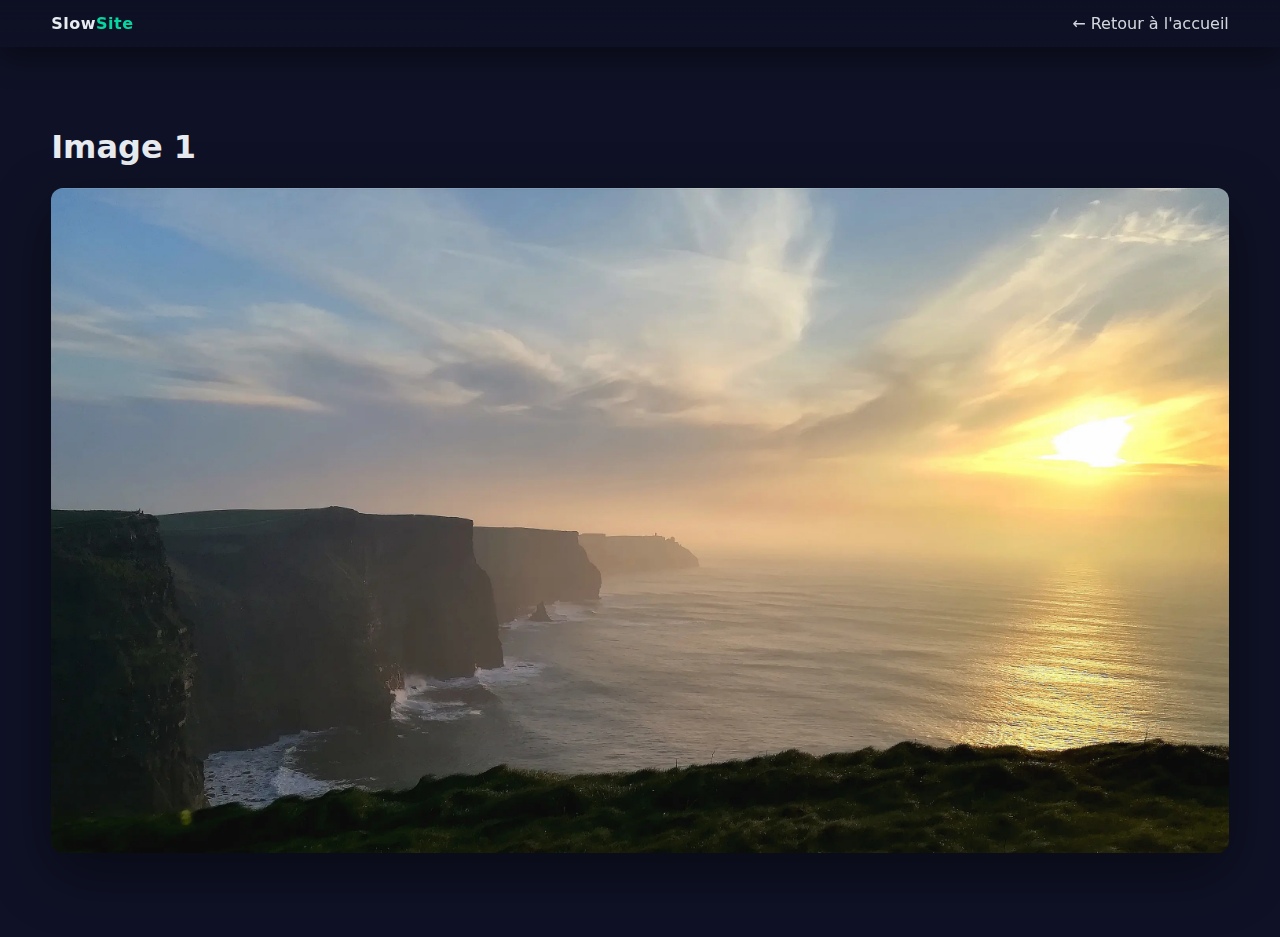
<file: img1.html>
<!DOCTYPE html>
<html lang="fr">
<head>
  <meta charset="utf-8" />
  <meta name="viewport" content="width=device-width, initial-scale=1" />
  <title>Image 1</title>
  <link rel="stylesheet" href="css/styles.css">
  <script src="js/script.js"></script>
</head>
<body>
  <div class="topbar"><div class="container nav"><div class="logo">Slow<span>Site</span></div><div class="menu"><a href="index.html">← Retour à l'accueil</a></div></div></div>
  <div class="section image-page"><div class="container">
    <h1>Image 1</h1>
    <div class="image-wrapper"><img src="img/img1.webp" alt="Image 1"></div>
  </div></div>
</body>
</html>
</file>
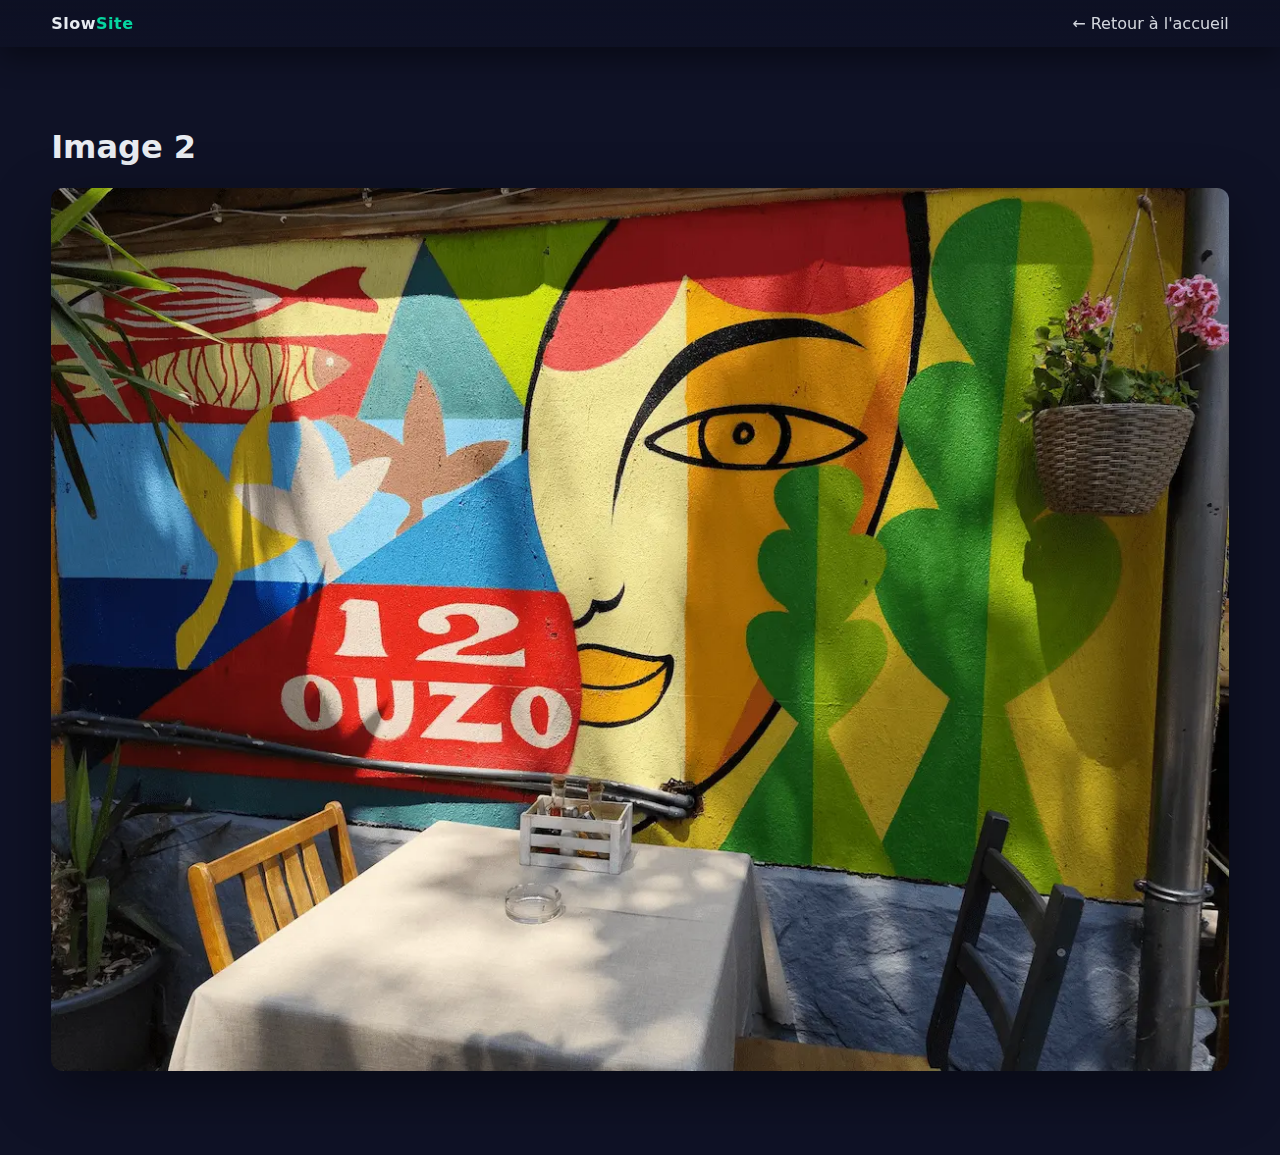
<file: img2.html>
<!DOCTYPE html>
<html lang="fr">
<head>
  <meta charset="utf-8" />
  <meta name="viewport" content="width=device-width, initial-scale=1" />
  <title>Image 2</title>
  <link rel="stylesheet" href="css/styles.css">
  <script src="js/script.js"></script>
</head>
<body>
  <div class="topbar"><div class="container nav"><div class="logo">Slow<span>Site</span></div><div class="menu"><a href="index.html">← Retour à l'accueil</a></div></div></div>
  <div class="section image-page"><div class="container">
    <h1>Image 2</h1>
    <div class="image-wrapper"><img src="img/img2.webp" alt="Image 2"></div>
  </div></div>
</body>
</html>
</file>
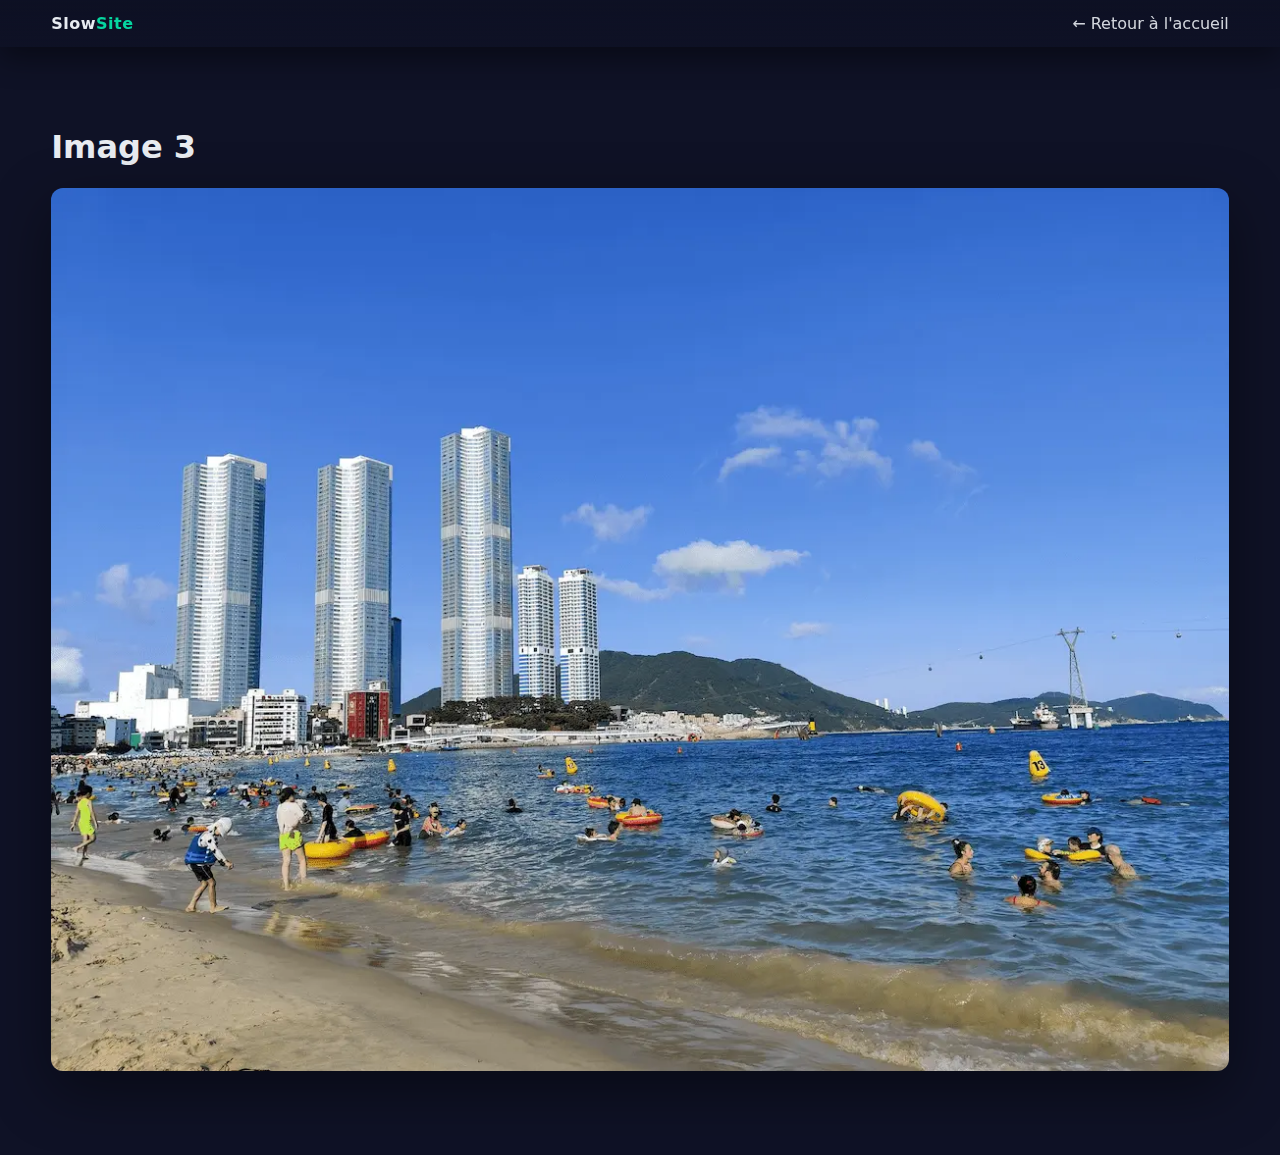
<file: img3.html>
<!DOCTYPE html>
<html lang="fr">
<head>
  <meta charset="utf-8" />
  <meta name="viewport" content="width=device-width, initial-scale=1" />
  <title>Image 3</title>
  <link rel="stylesheet" href="css/styles.css">
  <script src="js/script.js"></script>
</head>
<body>
  <div class="topbar"><div class="container nav"><div class="logo">Slow<span>Site</span></div><div class="menu"><a href="index.html">← Retour à l'accueil</a></div></div></div>
  <div class="section image-page"><div class="container">
    <h1>Image 3</h1>
    <div class="image-wrapper"><img src="img/img3.webp" alt="Image 3"></div>
  </div></div>
</body>
</html>
</file>
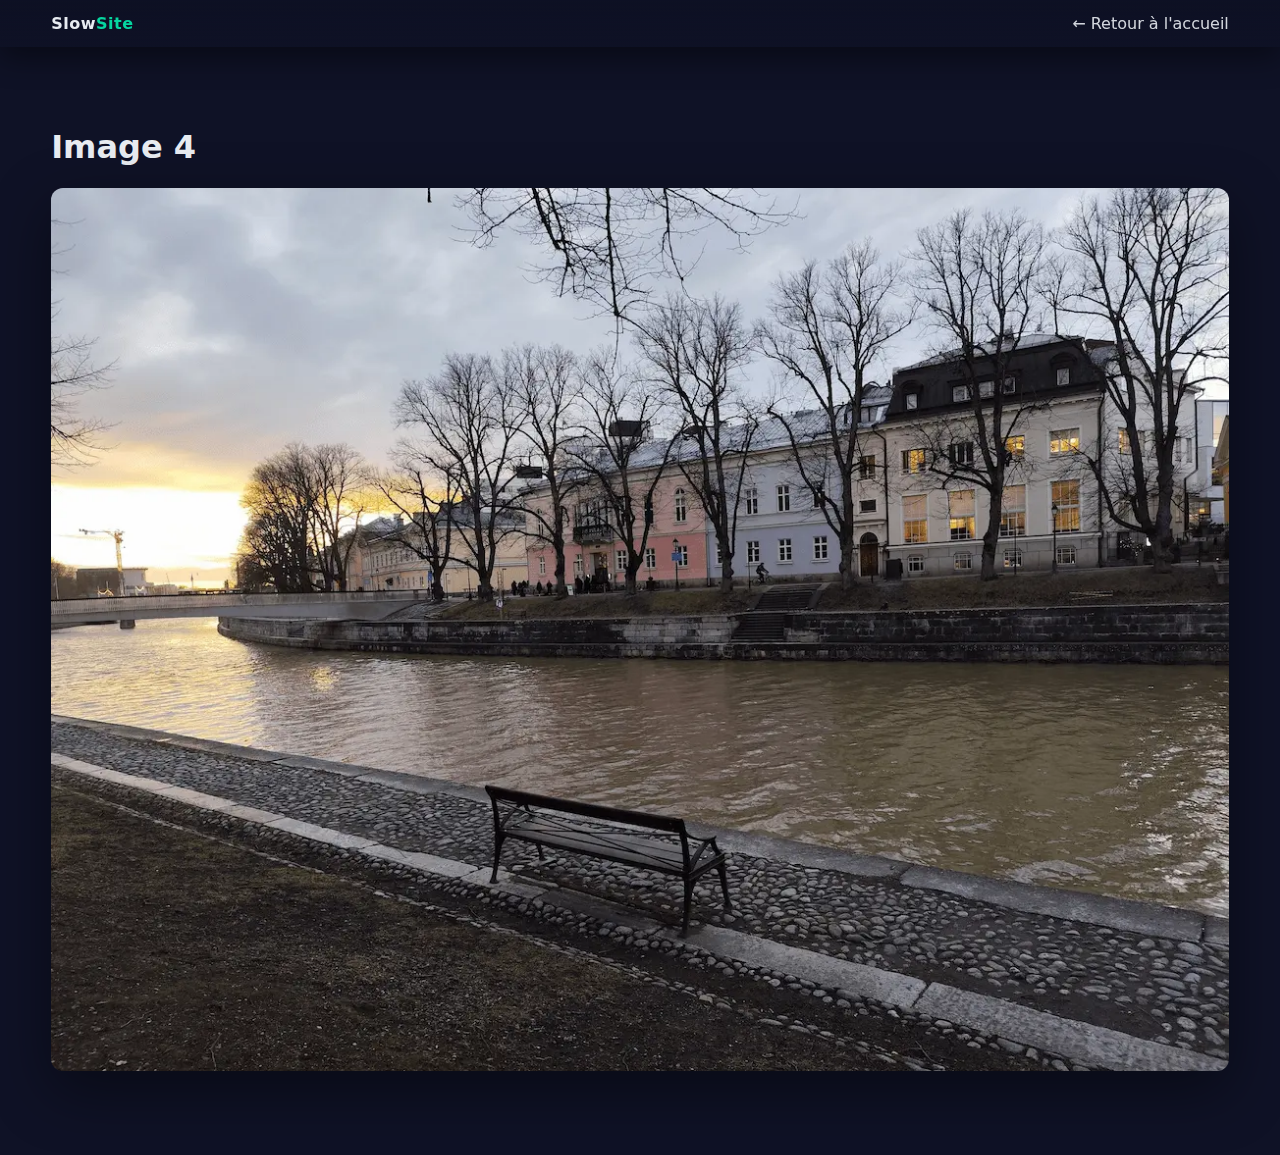
<file: img4.html>
<!DOCTYPE html>
<html lang="fr">
<head>
  <meta charset="utf-8" />
  <meta name="viewport" content="width=device-width, initial-scale=1" />
  <title>Image 4</title>
  <link rel="stylesheet" href="css/styles.css">
  <script src="js/script.js"></script>
</head>
<body>
  <div class="topbar"><div class="container nav"><div class="logo">Slow<span>Site</span></div><div class="menu"><a href="index.html">← Retour à l'accueil</a></div></div></div>
  <div class="section image-page"><div class="container">
    <h1>Image 4</h1>
    <div class="image-wrapper"><img src="img/img4.webp" alt="Image 4"></div>
  </div></div>
</body>
</html>
</file>
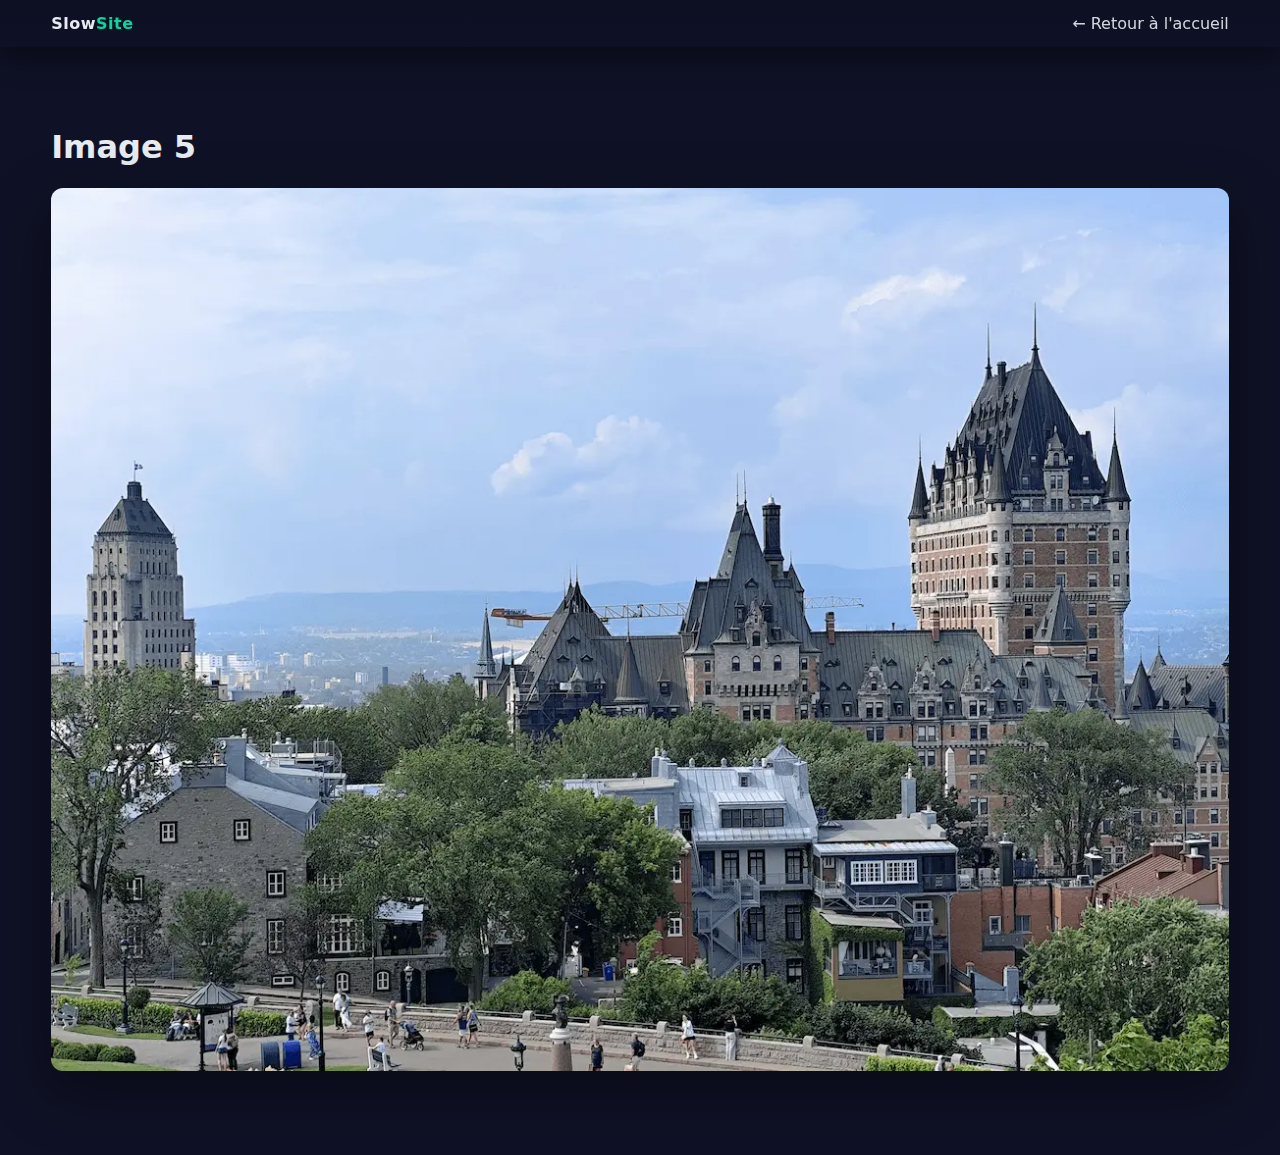
<file: img5.html>
<!DOCTYPE html>
<html lang="fr">
<head>
  <meta charset="utf-8" />
  <meta name="viewport" content="width=device-width, initial-scale=1" />
  <title>Image 5</title>
  <link rel="stylesheet" href="css/styles.css">
  <script src="js/script.js"></script>
</head>
<body>
  <div class="topbar"><div class="container nav"><div class="logo">Slow<span>Site</span></div><div class="menu"><a href="index.html">← Retour à l'accueil</a></div></div></div>
  <div class="section image-page"><div class="container">
    <h1>Image 5</h1>
    <div class="image-wrapper"><img src="img/img5.webp" alt="Image 5"></div>
  </div></div>
</body>
</html>
</file>
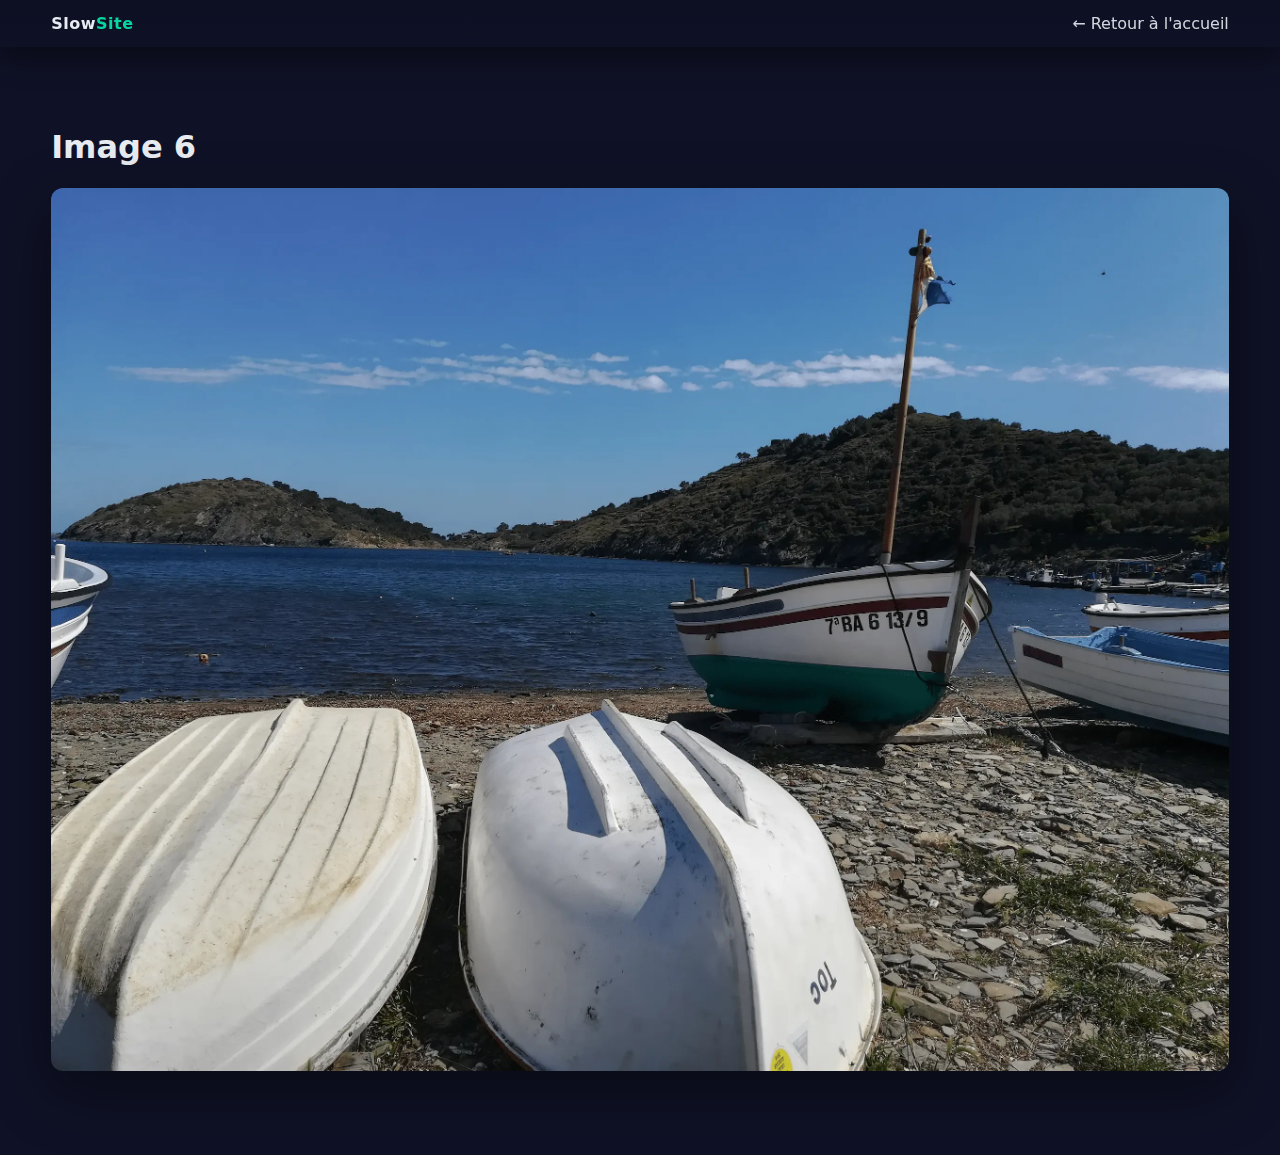
<file: img6.html>
<!DOCTYPE html>
<html lang="fr">
<head>
  <meta charset="utf-8" />
  <meta name="viewport" content="width=device-width, initial-scale=1" />
  <title>Image 6</title>
  <link rel="stylesheet" href="css/styles.css">
  <script src="js/script.js"></script>
</head>
<body>
  <div class="topbar"><div class="container nav"><div class="logo">Slow<span>Site</span></div><div class="menu"><a href="index.html">← Retour à l'accueil</a></div></div></div>
  <div class="section image-page"><div class="container">
    <h1>Image 6</h1>
    <div class="image-wrapper"><img src="img/img6.webp" alt="Image 6"></div>
  </div></div>
</body>
</html>
</file>
<file: css/styles.css>
:root {
  --bg: #0f1226;
  --fg: #E8ECF1;
  --muted: #93A1B1;
  --primary: #7C5CFF;
  --accent: #06D6A0;
  --card: #15193A;
  --shadow: rgba(0, 0, 0, 0.45);
}

* {
  box-sizing: border-box;
}

html,
body {
  margin: 0;
  padding: 0;
  background: var(--bg);
  color: var(--fg);
  font-family: 'Poppins', system-ui, Segoe UI, Roboto, Arial, sans-serif;
}

.container {
  width: min(1200px, 92%);
  margin: 0 auto;
}

a {
  color: var(--fg);
  text-decoration: none;
  opacity: 0.9;
}

a:hover {
  opacity: 1;
}

.topbar {
  position: sticky;
  top: 0;
  backdrop-filter: blur(6px);
  background: linear-gradient(180deg, rgba(13, 16, 35, 0.8), rgba(13, 16, 35, 0.2));
  z-index: 10;
  box-shadow: 0 10px 30px var(--shadow);
}

.nav {
  display: flex;
  align-items: center;
  justify-content: space-between;
  padding: 14px 0;
}

.logo {
  font-weight: 700;
  letter-spacing: 0.5px;
}

.logo span {
  color: var(--accent);
}

.menu {
  display: flex;
  gap: 22px;
}

.hero {
  padding: 90px 0 40px;
  background: radial-gradient(1200px 600px at 20% -10%, rgba(124, 92, 255, 0.35), transparent 60%),
    radial-gradient(900px 600px at 100% 0%, rgba(6, 214, 160, 0.25), transparent 60%);
  box-shadow: 0 2px 4px rgba(0, 0, 0, 0.14), 0 8px 24px rgba(0, 0, 0, 0.22), 0 24px 60px rgba(0, 0, 0, 0.18);
}

.hero-inner {
  display: grid;
  grid-template-columns: 1fr;
  gap: 28px;
}

.hero h1 {
  font-size: clamp(28px, 4vw, 56px);
  line-height: 1.05;
  margin: 0 0 10px;
}

.hero p {
  font-size: clamp(16px, 1.8vw, 22px);
  color: var(--muted);
}

.highlight {
  color: var(--accent);
}

.cta {
  display: inline-block;
  margin-top: 18px;
  background: var(--primary);
  padding: 14px 20px;
  border-radius: 12px;
  box-shadow: 0 2px 4px rgba(0, 0, 0, 0.14), 0 8px 24px rgba(0, 0, 0, 0.22), 0 24px 60px rgba(0, 0, 0, 0.18),
    0 20px 50px rgba(124, 92, 255, 0.35);
  transition: transform 0.2s ease, box-shadow 0.2s ease;
}

.cta:hover {
  transform: translateY(-2px);
  box-shadow: 0 2px 4px rgba(0, 0, 0, 0.14), 0 8px 24px rgba(0, 0, 0, 0.22), 0 24px 60px rgba(0, 0, 0, 0.18),
    0 28px 60px rgba(124, 92, 255, 0.45);
}

.section {
  padding: 60px 0;
}

.section h2 {
  margin: 0 0 20px;
}

.gallery .grid {
  display: grid;
  grid-template-columns: repeat(3, 1fr);
  gap: 18px;
}

.card {
  background: var(--card);
  border-radius: 16px;
  overflow: hidden;
  box-shadow: 0 2px 4px rgba(0, 0, 0, 0.14), 0 8px 24px rgba(0, 0, 0, 0.22), 0 24px 60px rgba(0, 0, 0, 0.18);
}

.card img {
  display: block;
  width: 100%;
  height: auto;
  opacity: 0;
  transition: opacity 0.6s ease;
  aspect-ratio: 4/3;
  object-fit: cover;
}

.card img.loaded {
  opacity: 1;
}

.features-grid {
  display: grid;
  grid-template-columns: repeat(4, 1fr);
  gap: 18px;
}

.feature {
  background: var(--card);
  padding: 18px;
  border-radius: 14px;
  box-shadow: 0 2px 4px rgba(0, 0, 0, 0.14), 0 8px 24px rgba(0, 0, 0, 0.22), 0 24px 60px rgba(0, 0, 0, 0.18);
}

.feature .icon {
  font-size: 28px;
}

.challenges ol {
  line-height: 1.7;
}

.footer {
  padding: 30px 0;
  border-top: 1px solid rgba(255, 255, 255, 0.08);
  color: #c9d1d9;
}

.image-page {
  padding: 60px 0;
}

.image-wrapper {
  max-width: 100%;
  margin: 20px 0;
}

.image-wrapper img {
  max-width: 100%;
  height: auto;
  border-radius: 12px;
  box-shadow: 0 20px 60px var(--shadow);
}

/* Styles pour les boutons d'image */
.image-btn {
  background: none;
  border: none;
  padding: 0;
  margin: 0;
  cursor: pointer;
  width: 100%;
  display: block;
  transition: transform 0.2s ease;
}

.image-btn:hover {
  transform: scale(1.02);
}

.image-btn img {
  width: 100%;
  height: auto;
  display: block;
}

/* Styles pour la modal */
.modal {
  display: none;
  position: fixed;
  top: 0;
  left: 0;
  width: 100%;
  height: 100%;
  z-index: 1000;
  opacity: 0;
  transition: opacity 0.3s ease;
}

.modal.active {
  display: flex;
  align-items: center;
  justify-content: center;
  opacity: 1;
}

.modal-overlay {
  position: absolute;
  top: 0;
  left: 0;
  width: 100%;
  height: 100%;
  background: rgba(0, 0, 0, 0.9);
  backdrop-filter: blur(8px);
}

.modal-content {
  position: relative;
  z-index: 1001;
  max-width: 90vw;
  max-height: 90vh;
  background: var(--card);
  border-radius: 16px;
  padding: 30px;
  box-shadow: 0 20px 60px rgba(0, 0, 0, 0.5);
  display: flex;
  flex-direction: column;
  align-items: center;
  animation: modalFadeIn 0.3s ease;
}

@keyframes modalFadeIn {
  from {
    opacity: 0;
    transform: scale(0.9);
  }
  to {
    opacity: 1;
    transform: scale(1);
  }
}

.modal-close {
  position: absolute;
  top: 15px;
  right: 15px;
  background: rgba(255, 255, 255, 0.1);
  border: none;
  color: var(--fg);
  font-size: 32px;
  width: 40px;
  height: 40px;
  border-radius: 50%;
  cursor: pointer;
  display: flex;
  align-items: center;
  justify-content: center;
  transition: background 0.2s ease, transform 0.2s ease;
  line-height: 1;
  padding: 0;
}

.modal-close:hover {
  background: rgba(255, 255, 255, 0.2);
  transform: rotate(90deg);
}

.modal-title {
  margin: 0 0 20px 0;
  font-size: clamp(20px, 3vw, 28px);
  color: var(--fg);
}

.modal-image-wrapper {
  max-width: 100%;
  max-height: calc(90vh - 120px);
  overflow: auto;
  display: flex;
  align-items: center;
  justify-content: center;
}

.modal-image-wrapper img {
  max-width: 100%;
  max-height: 100%;
  height: auto;
  border-radius: 12px;
  box-shadow: 0 20px 60px var(--shadow);
  object-fit: contain;
}

@media (max-width: 900px) {
  .features-grid {
    grid-template-columns: repeat(2, 1fr);
  }

  .gallery .grid {
    grid-template-columns: repeat(2, 1fr);
  }
}

@media (max-width: 560px) {
  .features-grid {
    grid-template-columns: 1fr;
  }

  .gallery .grid {
    grid-template-columns: 1fr;
  }
}
</file>
